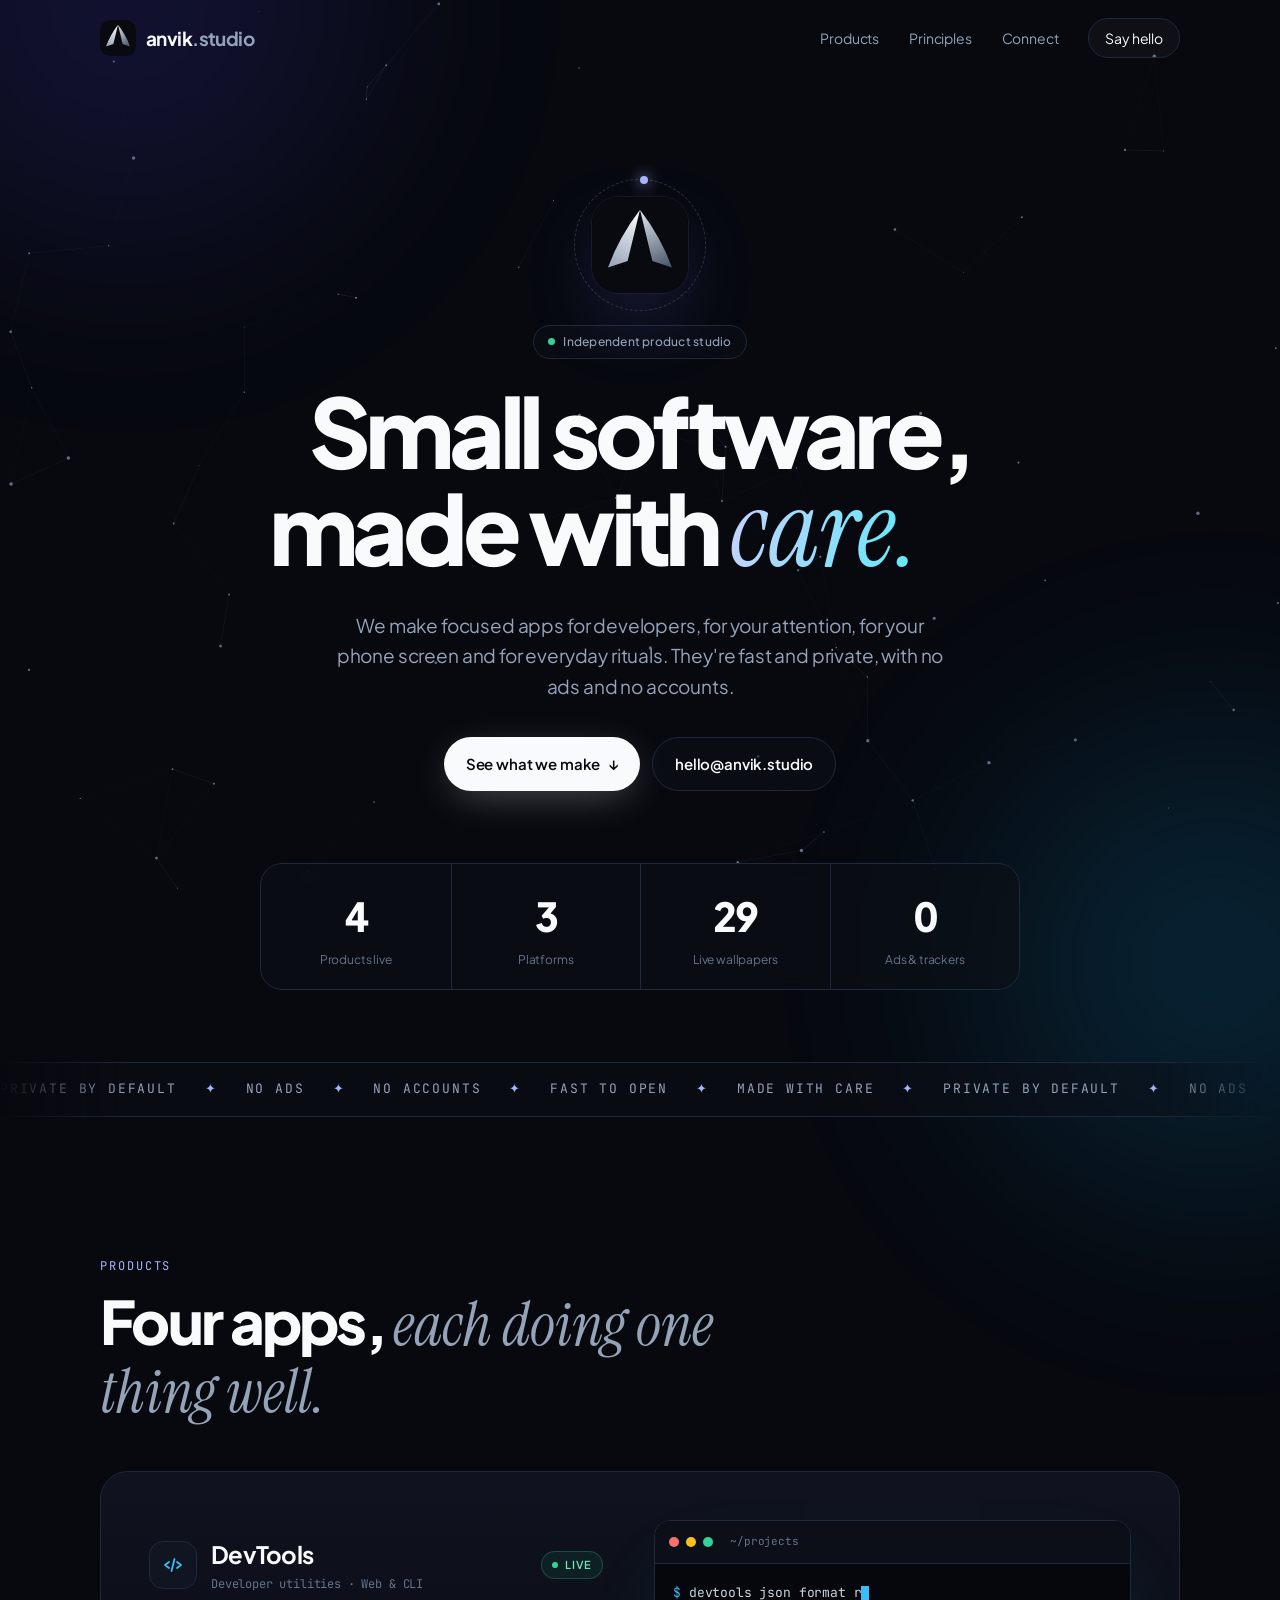
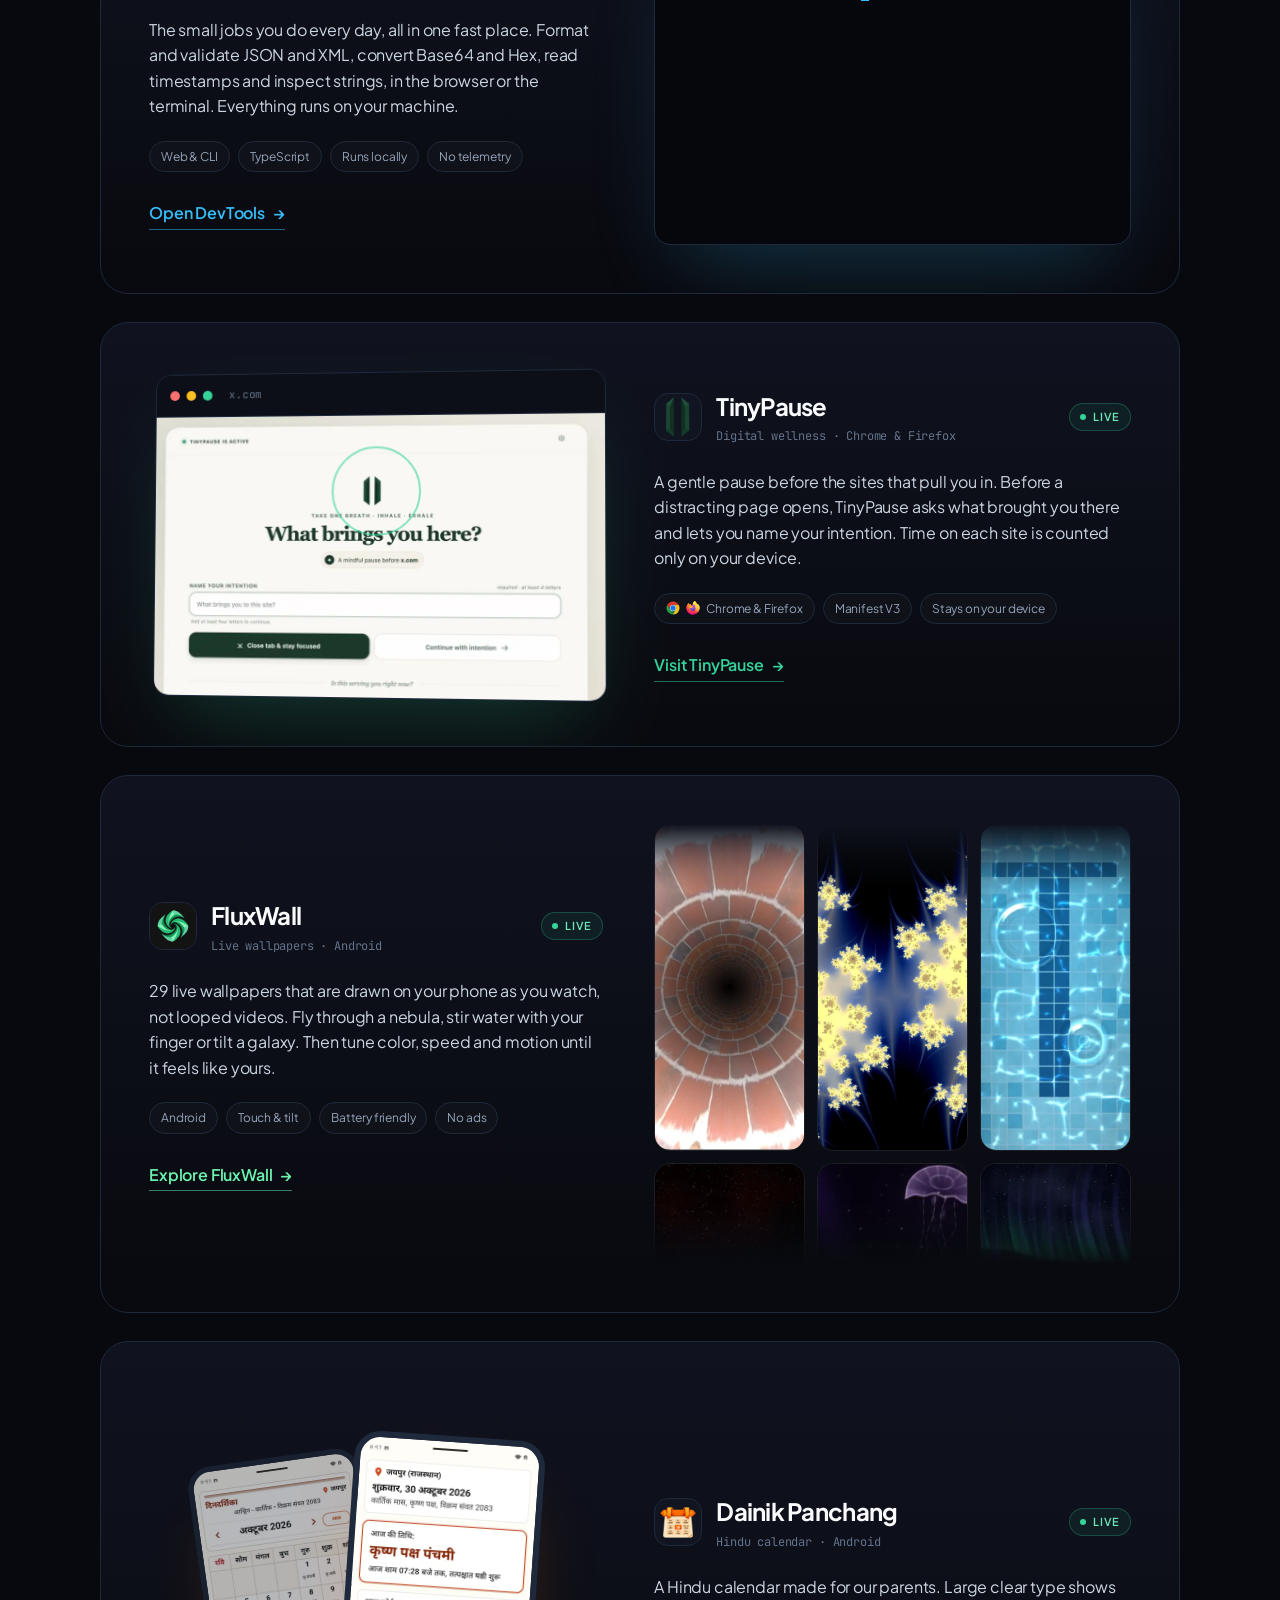
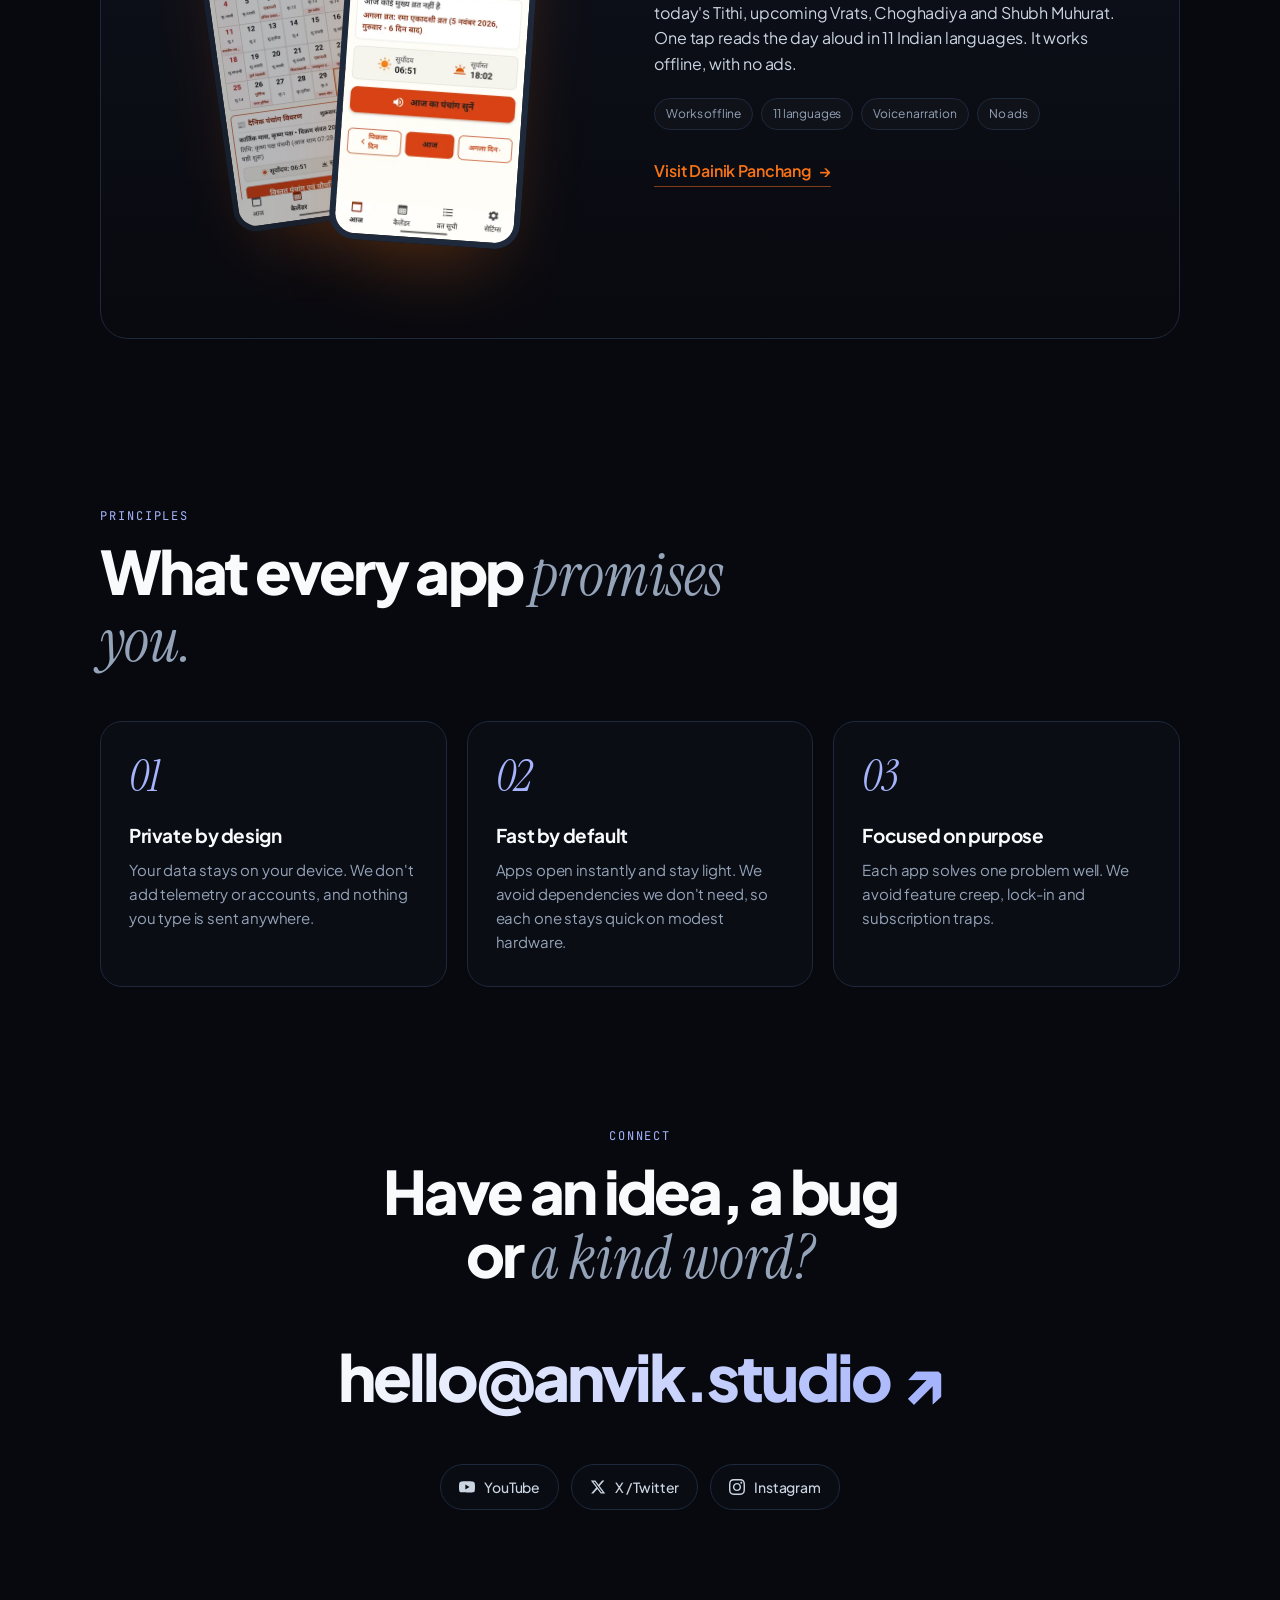
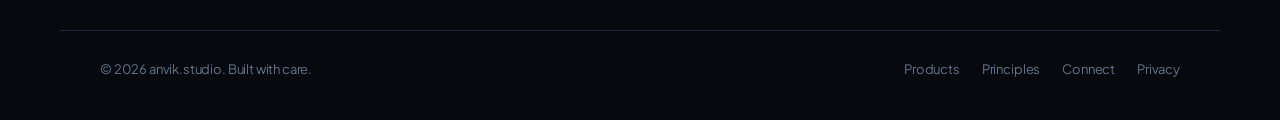
<file: index.html>
<!DOCTYPE html>
<html lang="en">
<head>
  <meta charset="UTF-8">
  <meta name="viewport" content="width=device-width, initial-scale=1">
  <title>anvik.studio — Small software, made with care</title>
  <meta name="description" content="anvik.studio is an independent product studio. We make DevTools, TinyPause, FluxWall and Dainik Panchang: focused, private apps with no ads and no tracking.">
  <meta name="theme-color" content="#07090F">
  <link rel="canonical" href="https://anvik.studio/">
  <link rel="icon" type="image/svg+xml" href="assets/images/logo.svg">

  <meta property="og:type" content="website">
  <meta property="og:site_name" content="anvik.studio">
  <meta property="og:url" content="https://anvik.studio/">
  <meta property="og:title" content="anvik.studio — Small software, made with care">
  <meta property="og:description" content="Focused, private apps for developers, focus, your phone screen and everyday rituals. No ads, no tracking.">
  <meta property="og:image" content="https://anvik.studio/assets/images/og.png">
  <meta name="twitter:card" content="summary_large_image">
  <meta name="twitter:site" content="@studioanvik">

  <script type="application/ld+json">
  {
    "@context": "https://schema.org",
    "@graph": [
      {
        "@type": "Organization",
        "@id": "https://anvik.studio/#org",
        "name": "anvik.studio",
        "url": "https://anvik.studio/",
        "logo": "https://anvik.studio/assets/images/logo.svg",
        "email": "hello@anvik.studio",
        "sameAs": [
          "https://x.com/studioanvik",
          "https://instagram.com/studioanvik",
          "https://www.youtube.com/channel/UCIy9AJ73pgPz4VBsoAbcw6Q"
        ]
      },
      {
        "@type": "ItemList",
        "name": "anvik.studio products",
        "itemListElement": [
          { "@type": "ListItem", "position": 1, "item": { "@type": "SoftwareApplication", "name": "DevTools", "url": "https://devtools.anvik.studio", "applicationCategory": "DeveloperApplication", "operatingSystem": "Web, macOS, Linux, Windows", "offers": { "@type": "Offer", "price": "0", "priceCurrency": "USD" } } },
          { "@type": "ListItem", "position": 2, "item": { "@type": "SoftwareApplication", "name": "TinyPause", "url": "https://tinypause.anvik.studio", "applicationCategory": "BrowserApplication", "operatingSystem": "Chrome, Firefox", "offers": { "@type": "Offer", "price": "0", "priceCurrency": "USD" } } },
          { "@type": "ListItem", "position": 3, "item": { "@type": "SoftwareApplication", "name": "FluxWall", "url": "https://fluxwall.anvik.studio", "applicationCategory": "MultimediaApplication", "operatingSystem": "Android", "offers": { "@type": "Offer", "price": "0", "priceCurrency": "USD" } } },
          { "@type": "ListItem", "position": 4, "item": { "@type": "SoftwareApplication", "name": "Dainik Panchang", "url": "https://panchang.anvik.studio", "applicationCategory": "LifestyleApplication", "operatingSystem": "Android", "offers": { "@type": "Offer", "price": "0", "priceCurrency": "USD" } } }
        ]
      }
    ]
  }
  </script>

  <link rel="preconnect" href="https://fonts.googleapis.com">
  <link rel="preconnect" href="https://fonts.gstatic.com" crossorigin>
  <link href="https://fonts.googleapis.com/css2?family=Instrument+Serif:ital@0;1&family=JetBrains+Mono:wght@400;500&family=Plus+Jakarta+Sans:wght@400;500;600;700;800&display=swap" rel="stylesheet">
  <link rel="stylesheet" href="assets/css/site.css">
  <!-- Mark JS as available before first paint so reveal animations never flash. -->
  <script>document.documentElement.classList.add('js')</script>
  <script src="assets/js/site.js" defer></script>
</head>
<body>
  <a class="skip-link" href="#products">Skip to products</a>
  <canvas class="field" data-field aria-hidden="true"></canvas>
  <div class="glow glow--one" aria-hidden="true"></div>
  <div class="glow glow--two" aria-hidden="true"></div>

  <header class="header" data-header>
    <a class="brand" href="#top" aria-label="anvik.studio home">
      <img src="assets/images/logo.svg" alt="" width="36" height="36">
      <span>anvik<span class="muted">.studio</span></span>
    </a>
    <nav class="nav" aria-label="Main">
      <a href="#products">Products</a>
      <a href="#principles">Principles</a>
      <a href="#connect">Connect</a>
      <a class="nav-cta" href="mailto:hello@anvik.studio">Say hello</a>
    </nav>
  </header>

  <main id="top">
    <!-- Hero -->
    <section class="hero">
      <div class="hero-logo" aria-hidden="true">
        <img src="assets/images/logo.svg" alt="" width="96" height="96">
        <span class="hero-orbit"></span>
      </div>
      <p class="pill"><span class="dot"></span> Independent product studio</p>
      <h1 class="hero-title">
        Small software,<br>
        made with <span class="rotator" data-rotator aria-live="polite"><em>care.</em></span>
      </h1>
      <p class="hero-lede">We make focused apps for developers, for your attention, for your phone screen and for everyday rituals. They're fast and private, with no ads and no accounts.</p>
      <div class="hero-actions">
        <a class="button button--primary" href="#products">See what we make <span aria-hidden="true">↓</span></a>
        <a class="button button--ghost" href="mailto:hello@anvik.studio">hello@anvik.studio</a>
      </div>
      <dl class="stats" data-reveal>
        <div><dt>Products live</dt><dd data-count="4">4</dd></div>
        <div><dt>Platforms</dt><dd data-count="3">3</dd></div>
        <div><dt>Live wallpapers</dt><dd data-count="29">29</dd></div>
        <div><dt>Ads &amp; trackers</dt><dd>0</dd></div>
      </dl>
    </section>

    <div class="ticker" aria-hidden="true">
      <div class="ticker-track">
        <span>Private by default</span><b>✦</b><span>No ads</span><b>✦</b><span>No accounts</span><b>✦</b><span>Fast to open</span><b>✦</b><span>Made with care</span><b>✦</b>
        <span>Private by default</span><b>✦</b><span>No ads</span><b>✦</b><span>No accounts</span><b>✦</b><span>Fast to open</span><b>✦</b><span>Made with care</span><b>✦</b>
      </div>
    </div>

    <!-- Products -->
    <section class="section" id="products" aria-labelledby="products-title">
      <div class="section-head" data-reveal>
        <p class="eyebrow">Products</p>
        <h2 id="products-title">Four apps, <em>each doing one thing well.</em></h2>
      </div>

      <!-- DevTools -->
      <article class="product" style="--accent: #38BDF8" data-reveal data-spotlight>
        <div class="product-copy">
          <div class="product-id">
            <span class="product-icon product-icon--svg" aria-hidden="true">
              <svg viewBox="0 0 24 24" fill="none" stroke="currentColor" stroke-width="1.8" stroke-linecap="round" stroke-linejoin="round"><path d="m8 9-4 3 4 3M16 9l4 3-4 3M13.5 6l-3 12"/></svg>
            </span>
            <div>
              <h3>DevTools</h3>
              <p class="product-meta">Developer utilities · Web &amp; CLI</p>
            </div>
            <span class="live"><span class="dot"></span> Live</span>
          </div>
          <p class="product-text">The small jobs you do every day, all in one fast place. Format and validate JSON and XML, convert Base64 and Hex, read timestamps and inspect strings, in the browser or the terminal. Everything runs on your machine.</p>
          <ul class="tags"><li>Web &amp; CLI</li><li>TypeScript</li><li>Runs locally</li><li>No telemetry</li></ul>
          <a class="product-link" href="https://devtools.anvik.studio" target="_blank" rel="noopener">Open DevTools <span aria-hidden="true">→</span></a>
        </div>
        <div class="product-visual">
          <div class="terminal" role="img" aria-label="A terminal formatting JSON with the DevTools CLI">
            <div class="terminal-bar"><i></i><i></i><i></i><span>~/projects</span></div>
            <pre class="terminal-body" data-terminal></pre>
          </div>
        </div>
      </article>

      <!-- TinyPause -->
      <article class="product product--flip" style="--accent: #34D399" data-reveal data-spotlight>
        <div class="product-copy">
          <div class="product-id">
            <img class="product-icon" src="assets/images/tinypause-logo.png" alt="" width="48" height="48">
            <div>
              <h3>TinyPause</h3>
              <p class="product-meta">Digital wellness · Chrome &amp; Firefox</p>
            </div>
            <span class="live"><span class="dot"></span> Live</span>
          </div>
          <p class="product-text">A gentle pause before the sites that pull you in. Before a distracting page opens, TinyPause asks what brought you there and lets you name your intention. Time on each site is counted only on your device.</p>
          <ul class="tags"><li><img src="assets/images/chrome.svg" alt="" width="14" height="14"><img src="assets/images/firefox.svg" alt="" width="14" height="14"> Chrome &amp; Firefox</li><li>Manifest V3</li><li>Stays on your device</li></ul>
          <a class="product-link" href="https://tinypause.anvik.studio" target="_blank" rel="noopener">Visit TinyPause <span aria-hidden="true">→</span></a>
        </div>
        <div class="product-visual">
          <div class="browser">
            <div class="browser-bar"><i></i><i></i><i></i><span>x.com</span></div>
            <div class="browser-body">
              <img src="assets/images/products/tinypause-pause.webp" alt="TinyPause asking 'What brings you here?' before opening x.com" loading="lazy" width="960" height="600">
              <span class="breath" aria-hidden="true"></span>
            </div>
          </div>
        </div>
      </article>

      <!-- FluxWall -->
      <article class="product" style="--accent: #6BF2AE" data-reveal data-spotlight>
        <div class="product-copy">
          <div class="product-id">
            <img class="product-icon" src="assets/images/fluxwall-logo.png" alt="" width="48" height="48">
            <div>
              <h3>FluxWall</h3>
              <p class="product-meta">Live wallpapers · Android</p>
            </div>
            <span class="live"><span class="dot"></span> Live</span>
          </div>
          <p class="product-text">29 live wallpapers that are drawn on your phone as you watch, not looped videos. Fly through a nebula, stir water with your finger or tilt a galaxy. Then tune color, speed and motion until it feels like yours.</p>
          <ul class="tags"><li>Android</li><li>Touch &amp; tilt</li><li>Battery friendly</li><li>No ads</li></ul>
          <a class="product-link" href="https://fluxwall.anvik.studio" target="_blank" rel="noopener">Explore FluxWall <span aria-hidden="true">→</span></a>
        </div>
        <div class="product-visual product-visual--wall" aria-label="FluxWall wallpaper thumbnails" role="img">
          <div class="wall-col" data-wall="tunnel event_horizon fluid_dynamics ripple nebula_voyage aurora_field"></div>
          <div class="wall-col wall-col--down" data-wall="fractals jellyfish_drift synthwave_sun fireplace grand_spiral_galaxy crystal_cluster"></div>
          <div class="wall-col wall-col--slow" data-wall="ripple aurora_field grand_spiral_galaxy tunnel fireplace event_horizon"></div>
        </div>
      </article>

      <!-- Dainik Panchang -->
      <article class="product product--flip" style="--accent: #F97316" data-reveal data-spotlight>
        <div class="product-copy">
          <div class="product-id">
            <img class="product-icon" src="assets/images/panchang-logo.png" alt="" width="48" height="48">
            <div>
              <h3>Dainik Panchang</h3>
              <p class="product-meta">Hindu calendar · Android</p>
            </div>
            <span class="live"><span class="dot"></span> Live</span>
          </div>
          <p class="product-text">A Hindu calendar made for our parents. Large clear type shows today's Tithi, upcoming Vrats, Choghadiya and Shubh Muhurat. One tap reads the day aloud in 11 Indian languages. It works offline, with no ads.</p>
          <ul class="tags"><li>Works offline</li><li>11 languages</li><li>Voice narration</li><li>No ads</li></ul>
          <a class="product-link" href="https://panchang.anvik.studio" target="_blank" rel="noopener">Visit Dainik Panchang <span aria-hidden="true">→</span></a>
        </div>
        <div class="product-visual product-visual--phones">
          <img class="phone phone--back" src="assets/images/products/panchang-calendar.webp" alt="" loading="lazy" width="360" height="800">
          <img class="phone phone--front" src="assets/images/products/panchang-today.webp" alt="Dainik Panchang showing today's Tithi, the next Vrat and sunrise and sunset times" loading="lazy" width="360" height="800">
        </div>
      </article>
    </section>

    <!-- Principles -->
    <section class="section" id="principles" aria-labelledby="principles-title">
      <div class="section-head" data-reveal>
        <p class="eyebrow">Principles</p>
        <h2 id="principles-title">What every app <em>promises you.</em></h2>
      </div>
      <div class="principles">
        <article class="principle" data-reveal data-spotlight>
          <span class="principle-num">01</span>
          <h3>Private by design</h3>
          <p>Your data stays on your device. We don't add telemetry or accounts, and nothing you type is sent anywhere.</p>
        </article>
        <article class="principle" data-reveal data-spotlight>
          <span class="principle-num">02</span>
          <h3>Fast by default</h3>
          <p>Apps open instantly and stay light. We avoid dependencies we don't need, so each one stays quick on modest hardware.</p>
        </article>
        <article class="principle" data-reveal data-spotlight>
          <span class="principle-num">03</span>
          <h3>Focused on purpose</h3>
          <p>Each app solves one problem well. We avoid feature creep, lock-in and subscription traps.</p>
        </article>
      </div>
    </section>

    <!-- Connect -->
    <section class="section connect" id="connect" aria-labelledby="connect-title" data-reveal>
      <p class="eyebrow">Connect</p>
      <h2 id="connect-title">Have an idea, a bug<br>or <em>a kind word?</em></h2>
      <a class="mail" href="mailto:hello@anvik.studio" data-magnetic>hello@anvik.studio <span aria-hidden="true">↗</span></a>
      <ul class="socials">
        <li><a href="https://www.youtube.com/channel/UCIy9AJ73pgPz4VBsoAbcw6Q" target="_blank" rel="noopener"><svg viewBox="0 0 24 24" aria-hidden="true"><path d="M23.498 6.186a3.016 3.016 0 0 0-2.122-2.136C19.505 3.545 12 3.545 12 3.545s-7.505 0-9.377.505A3.017 3.017 0 0 0 .502 6.186C0 8.07 0 12 0 12s0 3.93.502 5.814a3.016 3.016 0 0 0 2.122 2.136c1.871.505 9.376.505 9.376.505s7.505 0 9.377-.505a3.015 3.015 0 0 0 2.122-2.136C24 15.93 24 12 24 12s0-3.93-.502-5.814zM9.545 15.568V8.432L15.818 12l-6.273 3.568z"/></svg> YouTube</a></li>
        <li><a href="https://x.com/studioanvik" target="_blank" rel="noopener"><svg viewBox="0 0 24 24" aria-hidden="true"><path d="M18.244 2.25h3.308l-7.227 8.26 8.502 11.24H16.17l-5.214-6.817L4.99 21.75H1.68l7.73-8.835L1.254 2.25H8.08l4.713 6.231zm-1.161 17.52h1.833L7.084 4.126H5.117z"/></svg> X / Twitter</a></li>
        <li><a href="https://instagram.com/studioanvik" target="_blank" rel="noopener"><svg viewBox="0 0 24 24" aria-hidden="true"><path d="M12 2.163c3.204 0 3.584.012 4.85.07 3.252.148 4.771 1.691 4.919 4.919.058 1.265.069 1.645.069 4.849 0 3.205-.012 3.584-.069 4.849-.149 3.225-1.664 4.771-4.919 4.919-1.266.058-1.644.07-4.85.07-3.204 0-3.584-.012-4.849-.07-3.26-.149-4.771-1.699-4.919-4.92-.058-1.265-.07-1.644-.07-4.849 0-3.204.013-3.583.07-4.849.149-3.227 1.664-4.771 4.919-4.919 1.266-.057 1.645-.069 4.849-.069zm0-2.163c-3.259 0-3.667.014-4.947.072-4.358.2-6.78 2.618-6.98 6.98-.059 1.281-.073 1.689-.073 4.948 0 3.259.014 3.668.072 4.948.2 4.358 2.618 6.78 6.98 6.98 1.281.058 1.689.072 4.948.072 3.259 0 3.668-.014 4.948-.072 4.354-.2 6.782-2.618 6.979-6.98.059-1.28.073-1.689.073-4.948 0-3.259-.014-3.667-.072-4.947-.196-4.354-2.617-6.78-6.979-6.98-1.281-.059-1.69-.073-4.949-.073zm0 5.838c-3.403 0-6.162 2.759-6.162 6.162s2.759 6.163 6.162 6.163 6.162-2.759 6.162-6.163c0-3.403-2.759-6.162-6.162-6.162zm0 10.162c-2.209 0-4-1.79-4-4 0-2.209 1.791-4 4-4s4 1.791 4 4c0 2.21-1.791 4-4 4zm6.406-11.845c-.796 0-1.441.645-1.441 1.44s.645 1.44 1.441 1.44c.795 0 1.439-.645 1.439-1.44s-.644-1.44-1.439-1.44z"/></svg> Instagram</a></li>
      </ul>
    </section>
  </main>

  <footer class="footer">
    <span>© <span data-year>2026</span> anvik.studio. Built with care.</span>
    <nav aria-label="Footer">
      <a href="#products">Products</a>
      <a href="#principles">Principles</a>
      <a href="#connect">Connect</a>
      <a href="/privacy/">Privacy</a>
    </nav>
  </footer>
</body>
</html>
</file>
<file: assets/css/site.css>
/* anvik.studio — hand-written styles, no build step.
 * Animations are progressive: content is fully visible without JS
 * (reveal states only apply under html.js) and every motion is switched
 * off under prefers-reduced-motion. */

:root {
  --bg: #07090F;
  --surface: #0C0F17;
  --surface-2: #111522;
  --line: #1E293B;
  --ink: #F8FAFC;
  --muted: #94A3B8;
  --quiet: #64748B;
  --accent: #A5B4FC;
  --sans: 'Plus Jakarta Sans', system-ui, sans-serif;
  --serif: 'Instrument Serif', Georgia, serif;
  --mono: 'JetBrains Mono', ui-monospace, monospace;
  --radius: 28px;
  --gutter: clamp(16px, 4vw, 40px);
  --max: 1160px;
  color-scheme: dark;
}

*, *::before, *::after { box-sizing: border-box; }
html { scroll-behavior: smooth; -webkit-text-size-adjust: 100%; }
body {
  margin: 0;
  background: var(--bg);
  color: var(--ink);
  font: 400 16px/1.6 var(--sans);
  letter-spacing: -0.01em;
  -webkit-font-smoothing: antialiased;
  overflow-x: hidden;
}
img { display: block; max-width: 100%; height: auto; }
a { color: inherit; text-decoration: none; }
em { font-family: var(--serif); font-style: italic; font-weight: 400; letter-spacing: 0; }
::selection { background: #334155; color: #fff; }
:focus-visible { outline: 2px solid var(--accent); outline-offset: 3px; border-radius: 8px; }

.skip-link { position: absolute; left: 16px; top: -60px; z-index: 100; padding: 10px 16px; border-radius: 10px; background: var(--ink); color: var(--bg); }
.skip-link:focus { top: 16px; }

/* ---------- Ambient background ---------- */
.field { position: fixed; inset: 0; width: 100%; height: 100%; z-index: 0; pointer-events: none; opacity: .9; }
.glow { position: fixed; z-index: 0; width: 60vmax; height: 60vmax; border-radius: 50%; filter: blur(90px); opacity: .22; pointer-events: none; animation: drift 26s ease-in-out infinite alternate; }
.glow--one { top: -30vmax; left: -20vmax; background: radial-gradient(circle, #4F46E5, transparent 65%); }
.glow--two { bottom: -35vmax; right: -25vmax; background: radial-gradient(circle, #0EA5E9, transparent 65%); animation-delay: -12s; }
@keyframes drift { to { transform: translate(8vmax, 6vmax) scale(1.1); } }

main, .header, .footer { position: relative; z-index: 1; }

/* ---------- Header ---------- */
.header {
  position: sticky; top: 0; z-index: 20;
  display: flex; align-items: center; justify-content: space-between; gap: 16px;
  max-width: var(--max); margin: 0 auto; padding: 18px var(--gutter);
  transition: background .3s, border-color .3s;
  border-bottom: 1px solid transparent;
}
.header.is-scrolled { background: rgba(7, 9, 15, .72); backdrop-filter: blur(14px); -webkit-backdrop-filter: blur(14px); border-color: rgba(30, 41, 59, .6); max-width: none; }
.brand { display: flex; align-items: center; gap: 10px; font-weight: 700; font-size: 19px; letter-spacing: -0.03em; }
.brand img { border-radius: 10px; transition: transform .4s cubic-bezier(.2, .9, .3, 1.4); }
.brand:hover img { transform: rotate(-8deg) scale(1.08); }
.muted { color: var(--muted); }
.nav { display: flex; align-items: center; gap: clamp(14px, 3vw, 30px); font-size: 14px; color: var(--muted); }
.nav a { transition: color .2s; }
.nav a:hover { color: var(--ink); }
.nav-cta { padding: 8px 16px; border: 1px solid var(--line); border-radius: 99px; color: var(--ink); background: rgba(255, 255, 255, .03); }
.nav-cta:hover { border-color: #475569; }

/* ---------- Hero ---------- */
.hero {
  max-width: var(--max); margin: 0 auto;
  padding: clamp(56px, 10vw, 120px) var(--gutter) 72px;
  display: flex; flex-direction: column; align-items: center; text-align: center;
}
.hero-logo { position: relative; margin-bottom: 32px; animation: float 6s ease-in-out infinite; }
.hero-logo img { width: 96px; height: 96px; border-radius: 26px; box-shadow: 0 30px 80px -20px rgba(99, 102, 241, .45), 0 0 0 1px rgba(255, 255, 255, .06); }
.hero-orbit { position: absolute; inset: -18px; border-radius: 50%; border: 1px dashed rgba(148, 163, 184, .25); animation: spin 30s linear infinite; }
.hero-orbit::after { content: ''; position: absolute; top: -4px; left: 50%; width: 8px; height: 8px; border-radius: 50%; background: #A5B4FC; box-shadow: 0 0 14px #A5B4FC; }
@keyframes float { 50% { transform: translateY(-10px); } }
@keyframes spin { to { transform: rotate(360deg); } }

.pill { display: inline-flex; align-items: center; gap: 8px; margin: 0 0 24px; padding: 6px 14px; border: 1px solid var(--line); border-radius: 99px; background: rgba(12, 15, 23, .7); color: var(--muted); font-size: 12px; font-weight: 500; letter-spacing: .02em; }
.dot { width: 7px; height: 7px; border-radius: 50%; background: #34D399; box-shadow: 0 0 0 0 rgba(52, 211, 153, .6); animation: ping 2.2s infinite; }
@keyframes ping { 70% { box-shadow: 0 0 0 7px rgba(52, 211, 153, 0); } 100% { box-shadow: 0 0 0 0 rgba(52, 211, 153, 0); } }

.hero-title { margin: 0; font-size: clamp(42px, 8vw, 96px); line-height: .98; font-weight: 800; letter-spacing: -0.055em; }
.hero-title em { font-size: 1.12em; background: linear-gradient(100deg, #C7D2FE, #67E8F9 45%, #C6F432 75%, #FDBA74); -webkit-background-clip: text; background-clip: text; color: transparent; background-size: 200% 100%; animation: sheen 8s linear infinite; padding-right: .08em; }
@keyframes sheen { to { background-position: 200% 0; } }
.rotator { display: inline-block; min-width: 4.2ch; text-align: left; }
.rotator em { display: inline-block; transition: opacity .35s, transform .35s, filter .35s; }
.rotator.is-out em { opacity: 0; transform: translateY(.3em); filter: blur(6px); }

.hero-lede { max-width: 620px; margin: 28px 0 0; color: var(--muted); font-size: clamp(16px, 2vw, 19px); }
.hero-actions { display: flex; flex-wrap: wrap; justify-content: center; gap: 12px; margin-top: 36px; }
.button { display: inline-flex; align-items: center; gap: 8px; padding: 14px 22px; border-radius: 99px; font-weight: 600; font-size: 15px; transition: transform .2s, background .2s, border-color .2s, box-shadow .2s; }
.button--primary { background: var(--ink); color: var(--bg); box-shadow: 0 10px 40px -10px rgba(248, 250, 252, .35); }
.button--primary:hover { transform: translateY(-2px); box-shadow: 0 16px 50px -12px rgba(248, 250, 252, .5); }
.button--ghost { border: 1px solid var(--line); background: rgba(12, 15, 23, .6); color: var(--ink); }
.button--ghost:hover { border-color: #475569; transform: translateY(-2px); }

.stats { display: grid; grid-template-columns: repeat(4, 1fr); width: 100%; max-width: 760px; margin: 72px 0 0; border: 1px solid var(--line); border-radius: 22px; background: rgba(12, 15, 23, .6); backdrop-filter: blur(8px); overflow: hidden; }
.stats div { display: flex; flex-direction: column-reverse; gap: 2px; padding: 20px 12px; }
.stats div + div { border-left: 1px solid var(--line); }
.stats dt { color: var(--quiet); font-size: 12px; }
.stats dd { margin: 0; font-size: clamp(28px, 4vw, 40px); font-weight: 800; letter-spacing: -0.04em; font-variant-numeric: tabular-nums; }

/* ---------- Ticker ---------- */
.ticker { overflow: hidden; border-block: 1px solid var(--line); background: rgba(12, 15, 23, .5); padding: 16px 0; -webkit-mask-image: linear-gradient(90deg, transparent, #000 10%, #000 90%, transparent); mask-image: linear-gradient(90deg, transparent, #000 10%, #000 90%, transparent); }
.ticker-track { display: flex; gap: 28px; width: max-content; animation: marquee 40s linear infinite; font-family: var(--mono); font-size: 13px; text-transform: uppercase; letter-spacing: .14em; color: var(--muted); white-space: nowrap; }
.ticker b { color: #A5B4FC; font-weight: 400; }
@keyframes marquee { to { transform: translateX(-50%); } }

/* ---------- Sections ---------- */
.section { max-width: var(--max); margin: 0 auto; padding: clamp(80px, 12vw, 140px) var(--gutter) 0; }
.section-head { max-width: 720px; margin-bottom: 48px; }
.eyebrow { margin: 0 0 14px; font-family: var(--mono); font-size: 12px; letter-spacing: .16em; text-transform: uppercase; color: #A5B4FC; }
.section h2 { margin: 0; font-size: clamp(34px, 5.5vw, 60px); line-height: 1.04; font-weight: 800; letter-spacing: -0.045em; }
.section h2 em { color: var(--muted); }

/* ---------- Spotlight cards (shared) ---------- */
[data-spotlight] { position: relative; isolation: isolate; }
[data-spotlight]::before {
  content: ''; position: absolute; inset: 0; z-index: -1; border-radius: inherit; pointer-events: none;
  background: radial-gradient(520px circle at var(--mx, 50%) var(--my, -20%), color-mix(in srgb, var(--accent) 16%, transparent), transparent 60%);
  opacity: 0; transition: opacity .4s;
}
[data-spotlight]:hover::before { opacity: 1; }

/* ---------- Products ---------- */
.product {
  display: grid; grid-template-columns: 1fr 1.05fr; gap: clamp(24px, 4vw, 56px); align-items: center;
  margin-bottom: 28px; padding: clamp(24px, 4vw, 48px);
  border: 1px solid var(--line); border-radius: var(--radius);
  background: linear-gradient(180deg, rgba(17, 21, 34, .85), rgba(9, 10, 15, .85));
  overflow: hidden;
  transition: border-color .4s, transform .5s cubic-bezier(.2, .8, .2, 1);
}
.product:hover { border-color: color-mix(in srgb, var(--accent) 40%, var(--line)); }
.product--flip .product-copy { order: 2; }
.product-id { display: flex; align-items: center; gap: 14px; margin-bottom: 22px; }
.product-icon { width: 48px; height: 48px; flex: none; border-radius: 14px; border: 1px solid var(--line); object-fit: cover; background: var(--surface-2); }
.product-icon--svg { display: grid; place-items: center; color: var(--accent); }
.product-icon--svg svg { width: 24px; height: 24px; }
.product h3 { margin: 0; font-size: 24px; font-weight: 700; letter-spacing: -0.03em; }
.product-meta { margin: 2px 0 0; font-family: var(--mono); font-size: 12px; color: var(--quiet); }
.live { margin-left: auto; display: inline-flex; align-items: center; gap: 7px; padding: 4px 10px; border-radius: 99px; border: 1px solid rgba(52, 211, 153, .25); background: rgba(52, 211, 153, .08); color: #6EE7B7; font-size: 11px; font-weight: 600; letter-spacing: .06em; text-transform: uppercase; }
.live .dot { width: 6px; height: 6px; }
.product-text { margin: 0; color: #CBD5E1; font-size: 16px; }
.tags { display: flex; flex-wrap: wrap; gap: 8px; margin: 22px 0 0; padding: 0; list-style: none; }
.tags li { display: inline-flex; align-items: center; gap: 6px; padding: 5px 11px; border: 1px solid var(--line); border-radius: 99px; background: rgba(255, 255, 255, .02); color: var(--muted); font-size: 12px; }
.product-link { display: inline-flex; align-items: center; gap: 8px; margin-top: 28px; padding-bottom: 3px; border-bottom: 1px solid color-mix(in srgb, var(--accent) 50%, transparent); color: var(--accent); font-weight: 600; }
.product-link span { transition: transform .25s; }
.product-link:hover span { transform: translateX(5px); }

.product-visual { position: relative; min-height: 320px; display: grid; place-items: center; }

/* DevTools terminal */
.terminal { width: 100%; border: 1px solid var(--line); border-radius: 16px; background: #05070C; box-shadow: 0 40px 80px -30px rgba(56, 189, 248, .25); overflow: hidden; }
.terminal-bar, .browser-bar { display: flex; align-items: center; gap: 7px; padding: 12px 14px; border-bottom: 1px solid var(--line); background: var(--surface); }
.terminal-bar i, .browser-bar i { width: 10px; height: 10px; border-radius: 50%; background: #334155; }
.terminal-bar i:first-child, .browser-bar i:first-child { background: #F87171; }
.terminal-bar i:nth-child(2), .browser-bar i:nth-child(2) { background: #FBBF24; }
.terminal-bar i:nth-child(3), .browser-bar i:nth-child(3) { background: #34D399; }
.terminal-bar span, .browser-bar span { margin-left: 10px; font-family: var(--mono); font-size: 11px; color: var(--quiet); }
.terminal-body { margin: 0; padding: 18px; height: 280px; overflow: hidden; font: 13px/1.65 var(--mono); color: #CBD5E1; white-space: pre-wrap; }
.terminal-body .p { color: #38BDF8; }
.terminal-body .k { color: #A5B4FC; }
.terminal-body .s { color: #86EFAC; }
.terminal-body .n { color: #FDBA74; }
.terminal-body .ok { color: #34D399; }
.terminal-body .cursor { display: inline-block; width: .6em; height: 1.1em; vertical-align: text-bottom; background: #38BDF8; animation: blink 1s steps(1) infinite; }
@keyframes blink { 50% { opacity: 0; } }

/* TinyPause browser */
.browser { width: 100%; border: 1px solid var(--line); border-radius: 16px; overflow: hidden; background: var(--surface); box-shadow: 0 40px 80px -30px rgba(52, 211, 153, .25); transform: perspective(1200px) rotateY(-6deg) rotateX(2deg); transition: transform .6s cubic-bezier(.2, .8, .2, 1); }
.product:hover .browser { transform: perspective(1200px) rotateY(0) rotateX(0); }
.browser-body { position: relative; }
.browser-body img { width: 100%; height: auto; }
.breath { position: absolute; left: 50%; top: 27%; width: 90px; height: 90px; margin: -45px 0 0 -45px; border-radius: 50%; border: 2px solid rgba(52, 211, 153, .55); animation: breathe 5s ease-in-out infinite; pointer-events: none; }
@keyframes breathe { 0%, 100% { transform: scale(.7); opacity: .2; } 50% { transform: scale(1.35); opacity: .8; } }

/* FluxWall thumbnail wall */
.product-visual--wall { display: grid; grid-template-columns: repeat(3, 1fr); gap: 12px; height: 440px; overflow: hidden; place-items: stretch; -webkit-mask-image: linear-gradient(180deg, transparent, #000 15%, #000 85%, transparent); mask-image: linear-gradient(180deg, transparent, #000 15%, #000 85%, transparent); }
.wall-col { display: flex; flex-direction: column; gap: 12px; animation: wall-up 38s linear infinite; }
.wall-col--down { animation-name: wall-down; animation-duration: 44s; }
.wall-col--slow { animation-duration: 52s; }
.wall-col img { width: 100%; aspect-ratio: 9 / 19.5; object-fit: cover; border-radius: 16px; border: 1px solid rgba(255, 255, 255, .08); }
@keyframes wall-up { to { transform: translateY(-50%); } }
@keyframes wall-down { from { transform: translateY(-50%); } to { transform: translateY(0); } }
.product:hover .wall-col { animation-play-state: paused; }

/* Panchang phones */
.product-visual--phones { min-height: 500px; }
/* Phones are placed with the individual translate/rotate/scale properties so
 * the float animation (which animates `transform`) can't override placement. */
.phone { position: absolute; left: 50%; top: 50%; width: clamp(150px, 42%, 220px); border-radius: 26px; border: 6px solid #1E293B; box-shadow: 0 40px 80px -30px rgba(249, 115, 22, .35); transition: translate .6s cubic-bezier(.2, .8, .2, 1), rotate .6s cubic-bezier(.2, .8, .2, 1); }
.phone--back { translate: -92% -50%; rotate: -8deg; scale: .9; opacity: .7; }
.phone--front { translate: -18% -50%; rotate: 4deg; animation: float 7s ease-in-out infinite; }
.product:hover .phone--back { translate: -104% -50%; rotate: -11deg; }
.product:hover .phone--front { rotate: 2deg; }

/* ---------- Principles ---------- */
.principles { display: grid; grid-template-columns: repeat(3, 1fr); gap: 20px; }
.principle { padding: 32px 28px; border: 1px solid var(--line); border-radius: 22px; background: rgba(12, 15, 23, .75); transition: border-color .3s, transform .3s; }
.principle:hover { border-color: #334155; transform: translateY(-4px); }
.principle-num { font-family: var(--serif); font-style: italic; font-size: 44px; line-height: 1; color: #A5B4FC; }
.principle h3 { margin: 22px 0 8px; font-size: 19px; letter-spacing: -0.02em; }
.principle p { margin: 0; color: var(--muted); font-size: 15px; }

/* ---------- Connect ---------- */
.connect { text-align: center; padding-bottom: 40px; }
.connect h2 { margin-inline: auto; }
.mail { display: inline-block; margin-top: 36px; font-size: clamp(26px, 6vw, 64px); font-weight: 800; letter-spacing: -0.045em; background: linear-gradient(100deg, #F8FAFC, #A5B4FC); -webkit-background-clip: text; background-clip: text; color: transparent; transition: transform .25s ease-out; overflow-wrap: anywhere; }
.mail span { -webkit-text-fill-color: #A5B4FC; }
.socials { display: flex; flex-wrap: wrap; justify-content: center; gap: 12px; margin: 36px 0 0; padding: 0; list-style: none; }
.socials a { display: inline-flex; align-items: center; gap: 9px; padding: 11px 18px; border: 1px solid var(--line); border-radius: 99px; background: rgba(12, 15, 23, .7); color: #CBD5E1; font-size: 14px; font-weight: 500; transition: border-color .2s, transform .2s; }
.socials a:hover { border-color: #475569; transform: translateY(-2px); }
.socials svg { width: 16px; height: 16px; fill: currentColor; }

/* ---------- Footer ---------- */
.footer { display: flex; flex-wrap: wrap; justify-content: space-between; gap: 16px; max-width: var(--max); margin: 80px auto 0; padding: 28px var(--gutter) 40px; border-top: 1px solid var(--line); color: var(--quiet); font-size: 13px; }
.footer nav { display: flex; flex-wrap: wrap; gap: 22px; }
.footer a:hover { color: var(--ink); }

/* ---------- Scroll reveal (JS only) ---------- */
.js [data-reveal] { opacity: 0; transform: translateY(36px); transition: opacity .9s cubic-bezier(.2, .8, .2, 1), transform .9s cubic-bezier(.2, .8, .2, 1), border-color .4s; }
.js [data-reveal].is-in { opacity: 1; transform: none; }

/* ---------- Responsive ---------- */
@media (max-width: 900px) {
  .product { grid-template-columns: 1fr; }
  .product--flip .product-copy { order: 0; }
  .principles { grid-template-columns: 1fr; }
  .product-visual--wall { height: 360px; }
  .product-visual--phones { min-height: 440px; }
}
@media (max-width: 640px) {
  .nav a:not(.nav-cta) { display: none; }
  .stats { grid-template-columns: repeat(2, 1fr); }
  .stats div:nth-child(3) { border-left: 0; }
  .stats div:nth-child(n + 3) { border-top: 1px solid var(--line); }
  .live { display: none; }
  .terminal-body { font-size: 11.5px; height: 250px; }
  .hero-orbit { inset: -12px; }
}

@media (prefers-reduced-motion: reduce) {
  *, *::before, *::after { animation: none !important; transition: none !important; scroll-behavior: auto !important; }
  .js [data-reveal] { opacity: 1; transform: none; }
}
</file>
